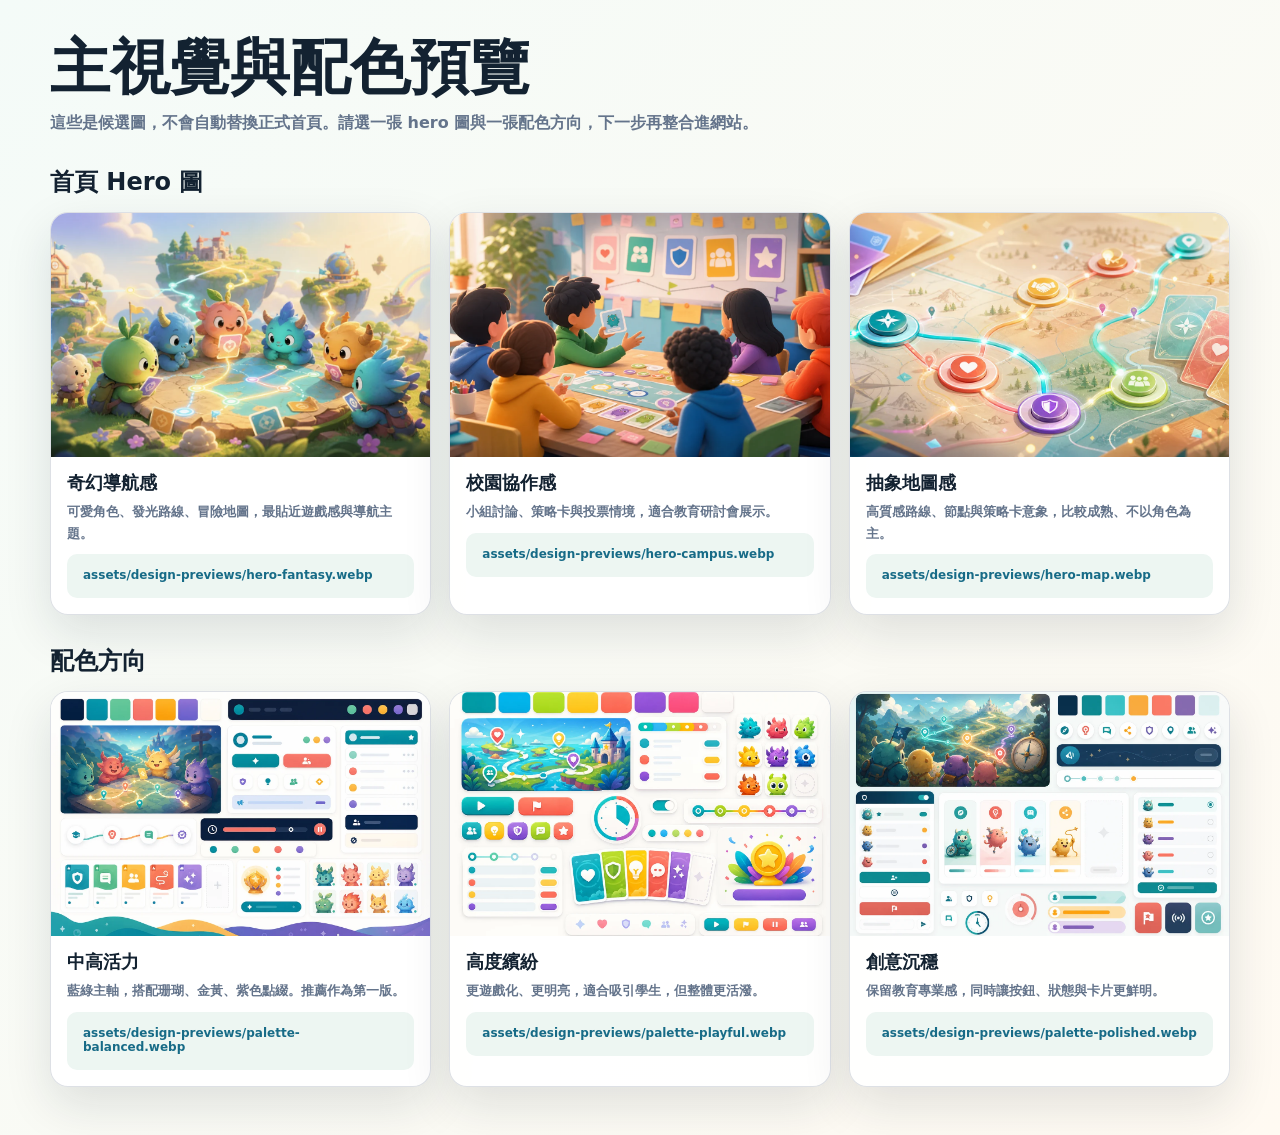
<file: design-previews.html>
<!DOCTYPE html>
<html lang="zh-Hant">
<head>
  <meta charset="utf-8">
  <meta name="viewport" content="width=device-width, initial-scale=1">
  <title>人際導航員｜主視覺與配色預覽</title>
  <style>
    :root {
      --ink: #132231;
      --muted: #64748b;
      --paper: #f4fbf8;
      --line: rgba(100, 116, 139, .22);
      --shadow: 0 18px 48px rgba(19, 34, 49, .12);
    }
    * { box-sizing: border-box; }
    body {
      margin: 0;
      font-family: "Noto Sans TC", system-ui, sans-serif;
      color: var(--ink);
      background: linear-gradient(135deg, #f4fbf8, #fffaf2);
    }
    main {
      width: min(1180px, calc(100% - 32px));
      margin: 0 auto;
      padding: 36px 0 48px;
    }
    header { margin-bottom: 26px; }
    h1 { margin: 0 0 10px; font-size: clamp(34px, 5vw, 60px); line-height: 1.05; }
    p { margin: 0; color: var(--muted); font-weight: 800; line-height: 1.7; }
    h2 { margin: 30px 0 14px; font-size: 24px; }
    .grid { display: grid; grid-template-columns: repeat(3, minmax(0, 1fr)); gap: 18px; }
    .card {
      background: rgba(255, 255, 255, .92);
      border: 1px solid var(--line);
      border-radius: 18px;
      box-shadow: var(--shadow);
      overflow: hidden;
    }
    .card img {
      display: block;
      width: 100%;
      aspect-ratio: 14 / 9;
      object-fit: cover;
      background: #e8f3ef;
    }
    .card div { padding: 14px 16px 16px; }
    .card h3 { margin: 0 0 6px; font-size: 18px; }
    .card small { color: var(--muted); font-weight: 800; line-height: 1.55; }
    .path {
      margin-top: 10px;
      padding: 8px 10px;
      border-radius: 10px;
      background: #edf6f2;
      color: #176b87;
      font-size: 12px;
      font-weight: 900;
      overflow-wrap: anywhere;
    }
    @media (max-width: 860px) {
      .grid { grid-template-columns: 1fr; }
    }
  </style>
</head>
<body>
  <main>
    <header>
      <h1>主視覺與配色預覽</h1>
      <p>這些是候選圖，不會自動替換正式首頁。請選一張 hero 圖與一張配色方向，下一步再整合進網站。</p>
    </header>

    <h2>首頁 Hero 圖</h2>
    <section class="grid">
      <article class="card">
        <img src="assets/design-previews/hero-fantasy.webp" alt="奇幻導航感 hero 預覽">
        <div>
          <h3>奇幻導航感</h3>
          <small>可愛角色、發光路線、冒險地圖，最貼近遊戲感與導航主題。</small>
          <div class="path">assets/design-previews/hero-fantasy.webp</div>
        </div>
      </article>
      <article class="card">
        <img src="assets/design-previews/hero-campus.webp" alt="校園協作感 hero 預覽">
        <div>
          <h3>校園協作感</h3>
          <small>小組討論、策略卡與投票情境，適合教育研討會展示。</small>
          <div class="path">assets/design-previews/hero-campus.webp</div>
        </div>
      </article>
      <article class="card">
        <img src="assets/design-previews/hero-map.webp" alt="抽象地圖感 hero 預覽">
        <div>
          <h3>抽象地圖感</h3>
          <small>高質感路線、節點與策略卡意象，比較成熟、不以角色為主。</small>
          <div class="path">assets/design-previews/hero-map.webp</div>
        </div>
      </article>
    </section>

    <h2>配色方向</h2>
    <section class="grid">
      <article class="card">
        <img src="assets/design-previews/palette-balanced.webp" alt="中高活力配色預覽">
        <div>
          <h3>中高活力</h3>
          <small>藍綠主軸，搭配珊瑚、金黃、紫色點綴。推薦作為第一版。</small>
          <div class="path">assets/design-previews/palette-balanced.webp</div>
        </div>
      </article>
      <article class="card">
        <img src="assets/design-previews/palette-playful.webp" alt="高度繽紛配色預覽">
        <div>
          <h3>高度繽紛</h3>
          <small>更遊戲化、更明亮，適合吸引學生，但整體更活潑。</small>
          <div class="path">assets/design-previews/palette-playful.webp</div>
        </div>
      </article>
      <article class="card">
        <img src="assets/design-previews/palette-polished.webp" alt="創意沉穩配色預覽">
        <div>
          <h3>創意沉穩</h3>
          <small>保留教育專業感，同時讓按鈕、狀態與卡片更鮮明。</small>
          <div class="path">assets/design-previews/palette-polished.webp</div>
        </div>
      </article>
    </section>
  </main>
</body>
</html>
</file>
